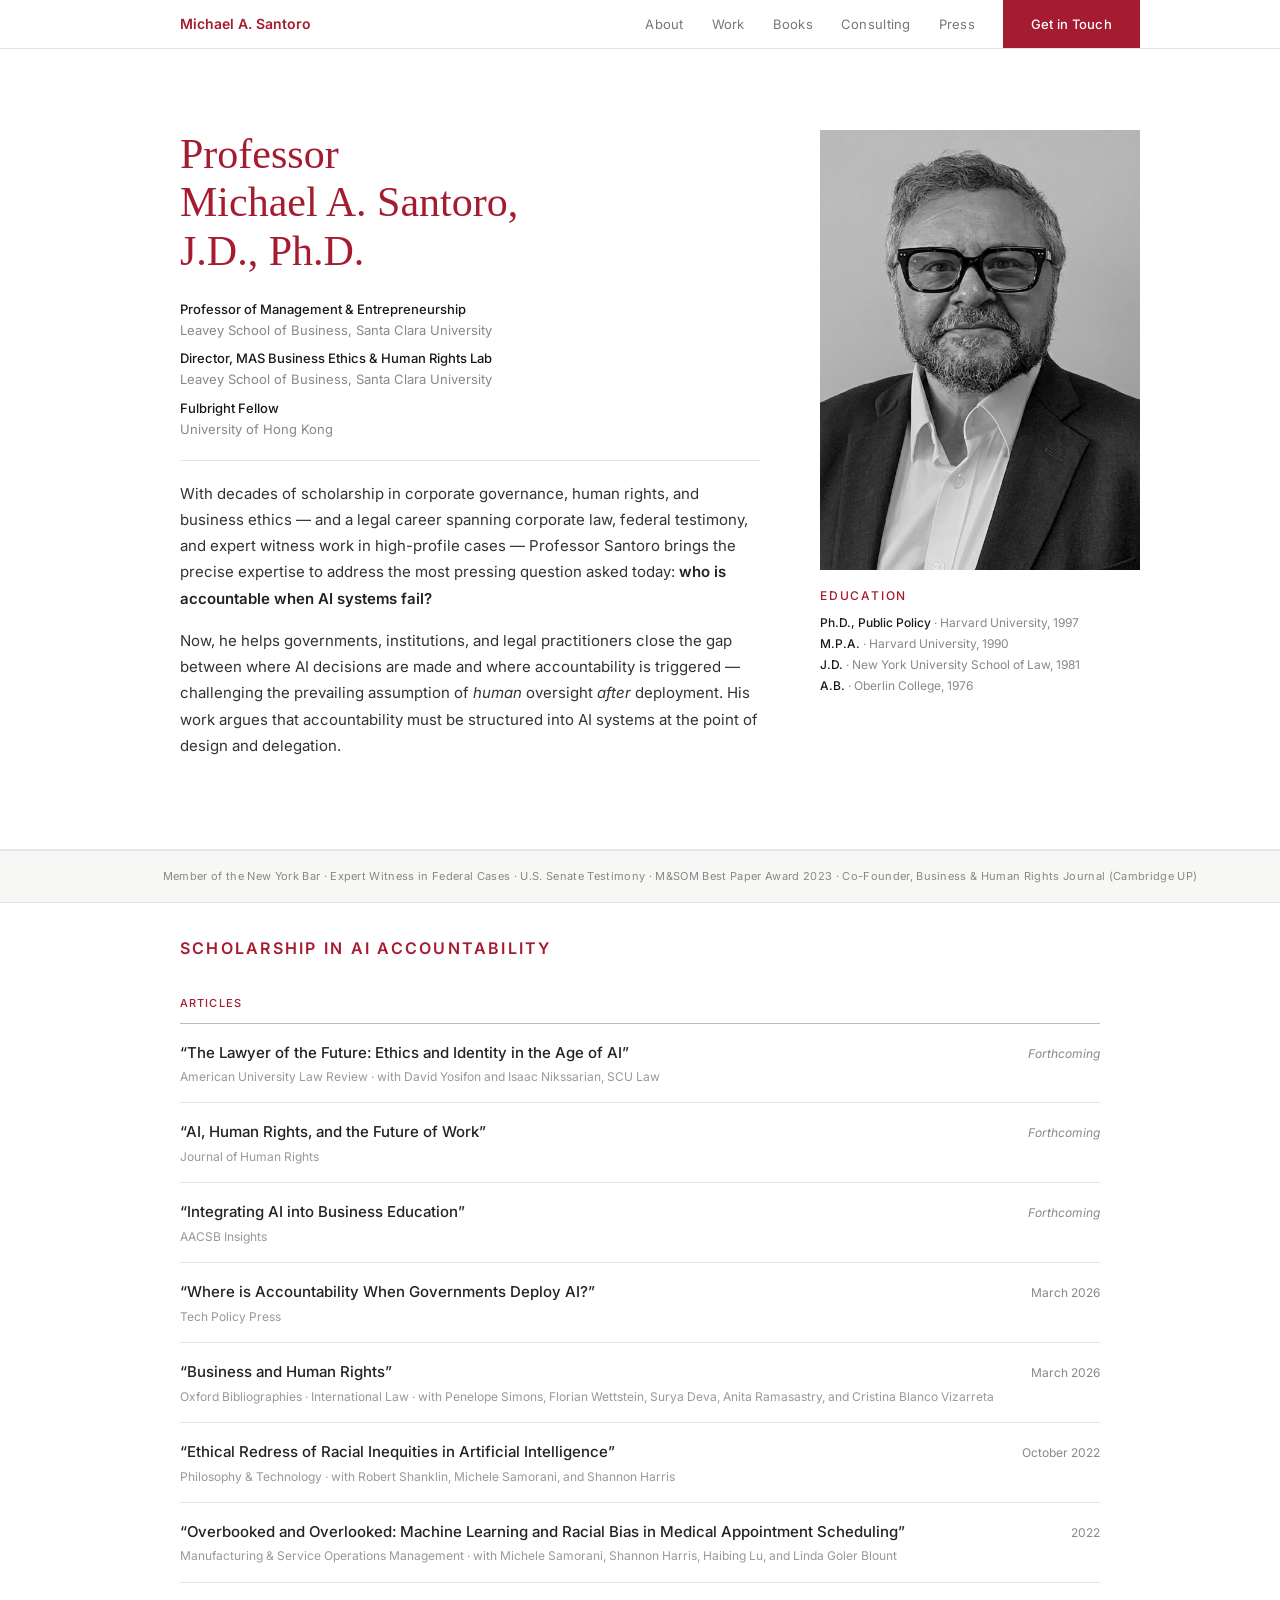
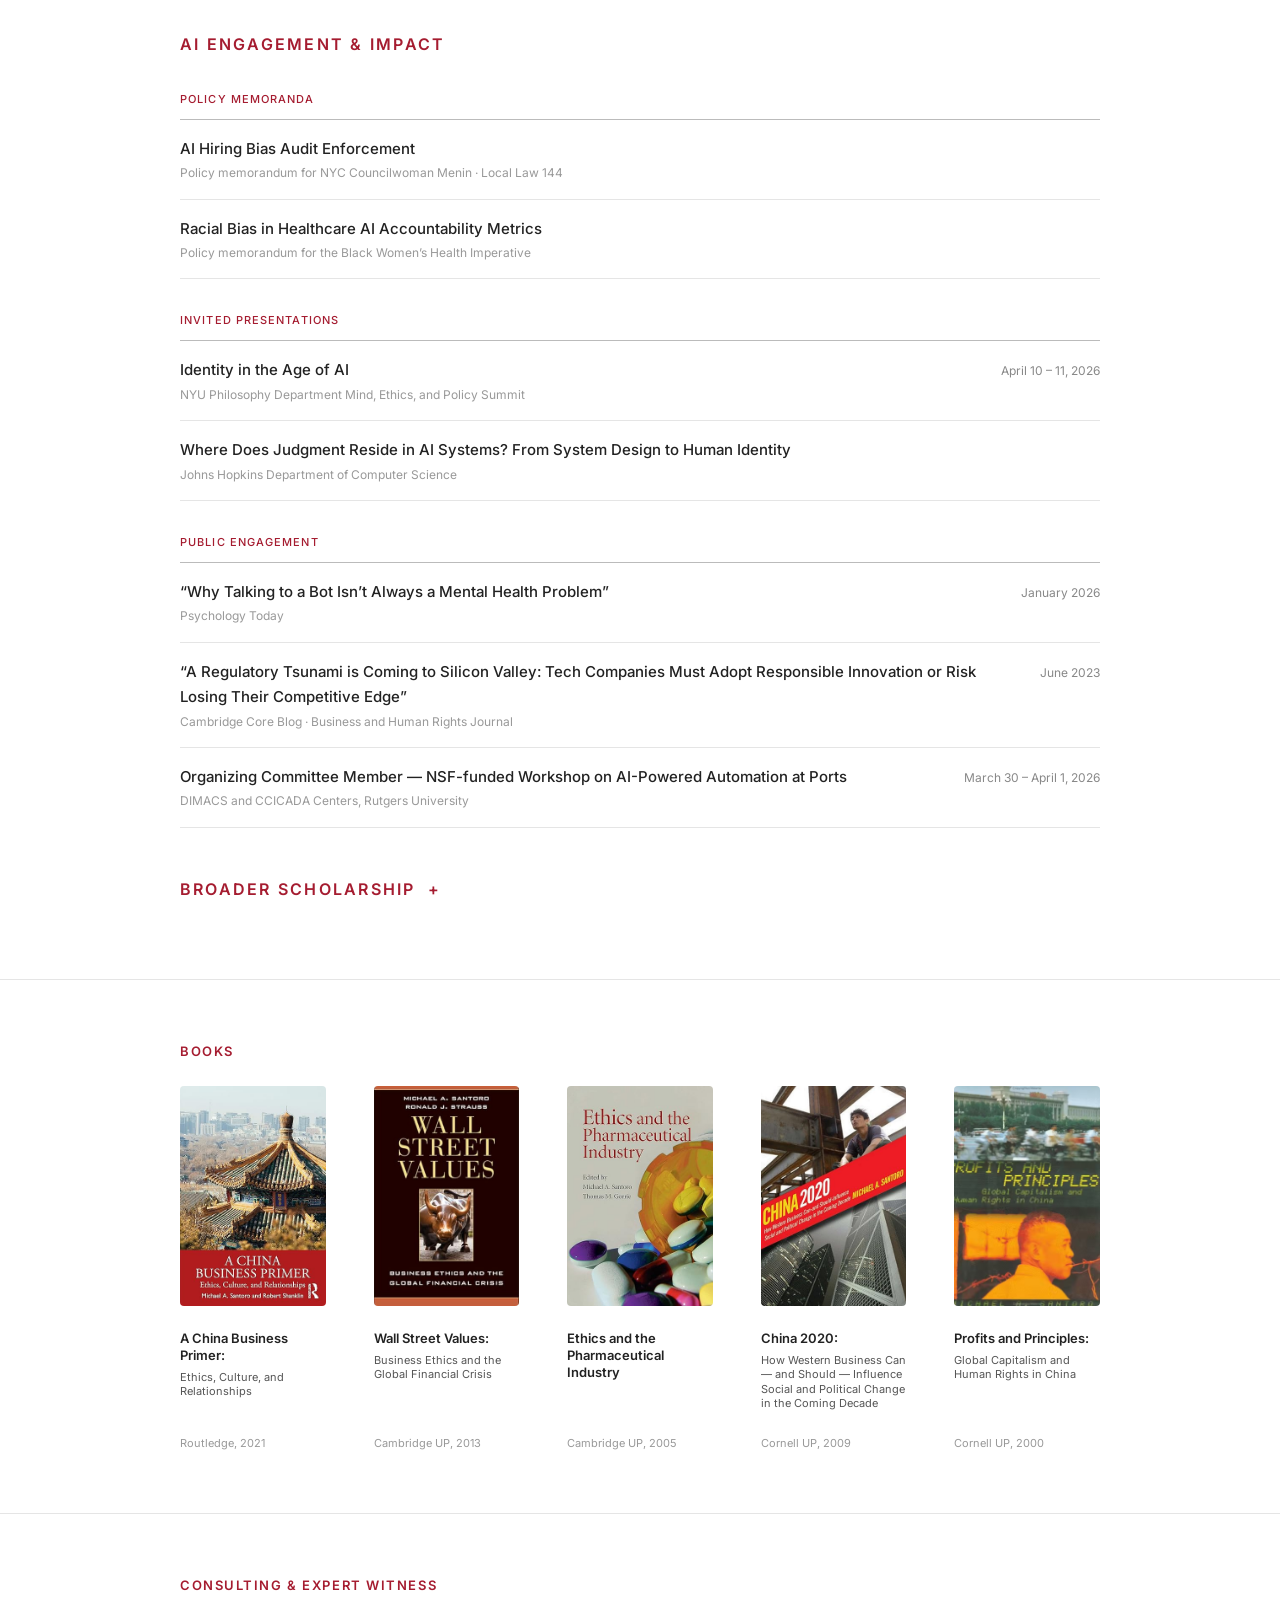
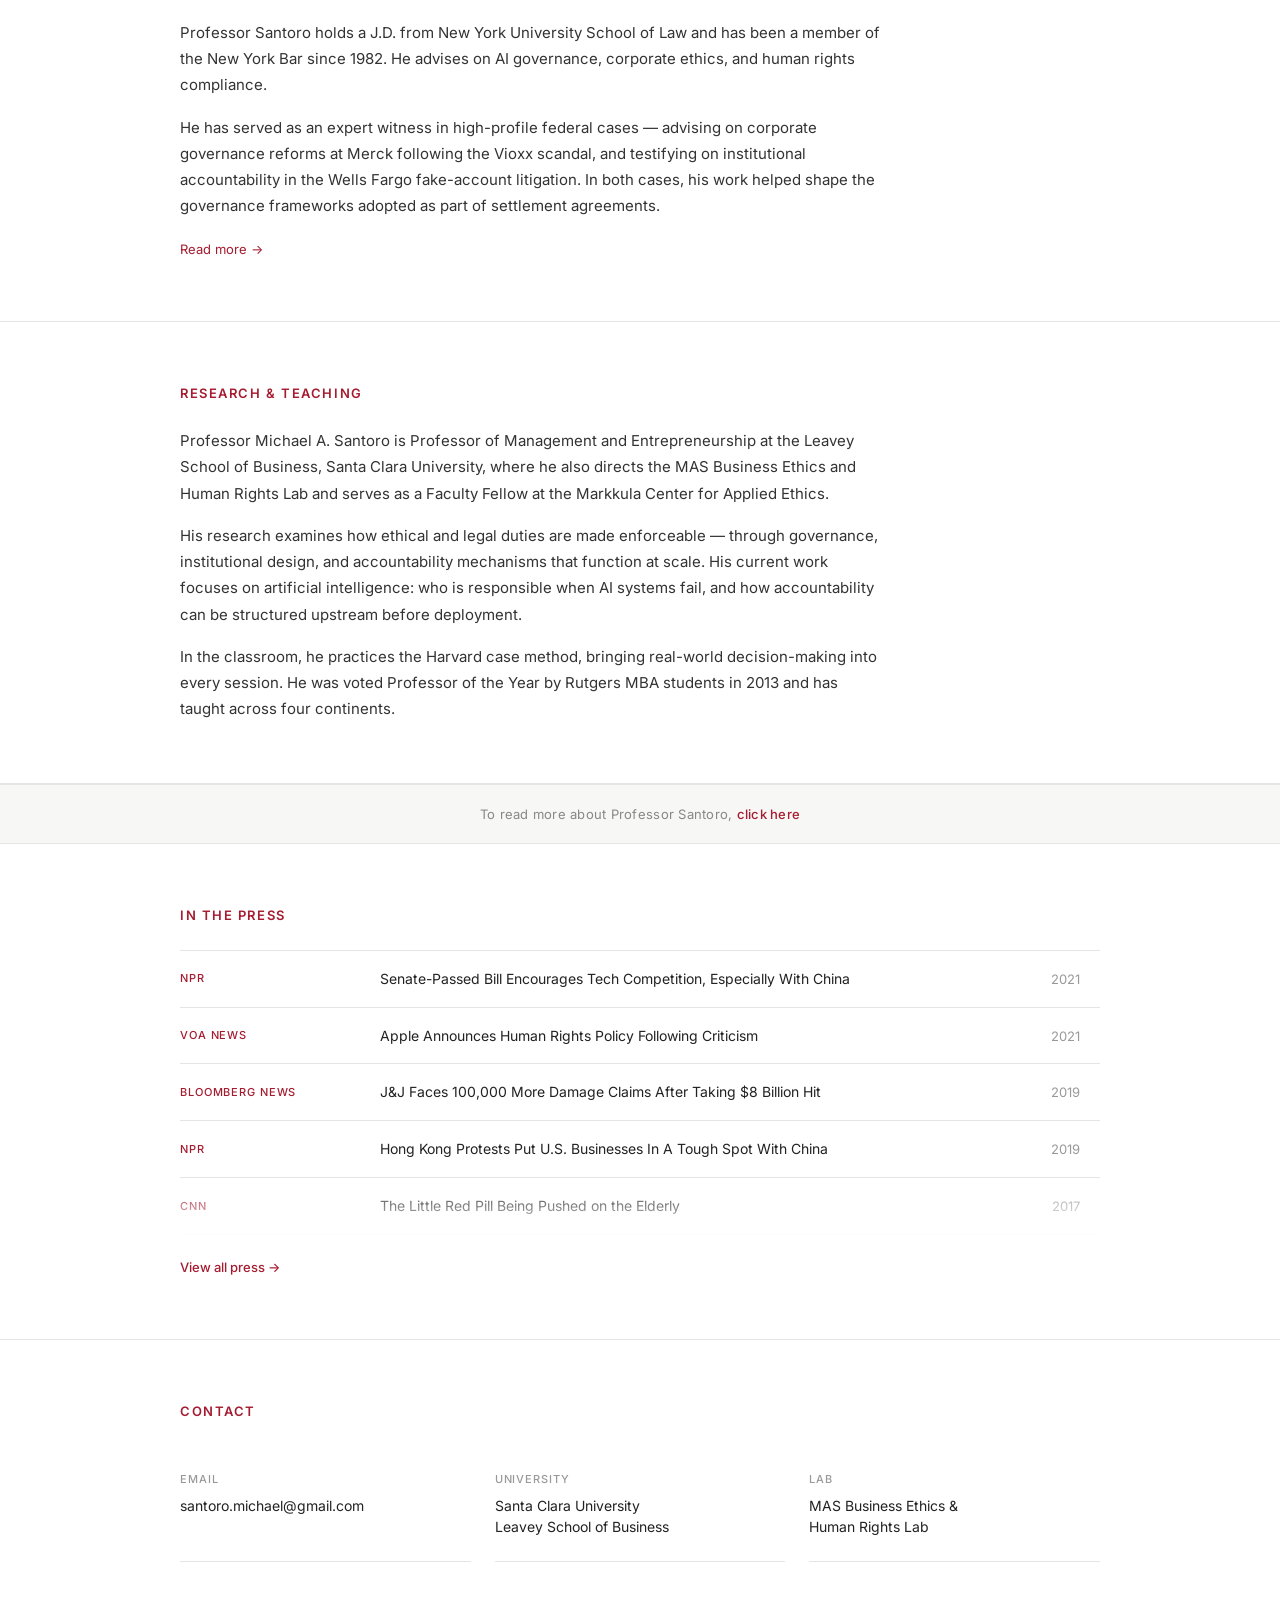
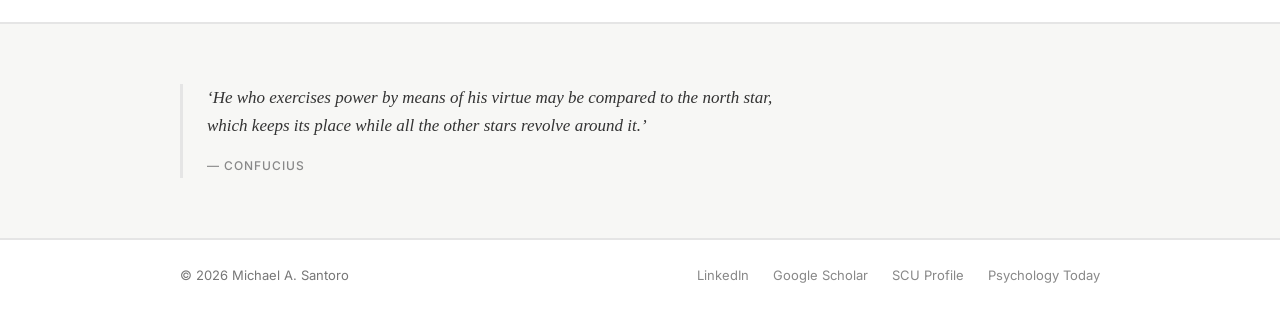
<file: index.html>
<!DOCTYPE html>
<html lang="en">
<head>
  <meta charset="UTF-8">
  <meta name="viewport" content="width=device-width, initial-scale=1.0">
  <title>Michael A. Santoro — Business Ethics & AI Ethics</title>
  <meta name="description" content="Professor Michael A. Santoro — Business ethics, AI ethics, and human rights scholar at Santa Clara University.">
  <link rel="preconnect" href="https://fonts.googleapis.com">
  <link rel="preconnect" href="https://fonts.gstatic.com" crossorigin>
  <link href="https://fonts.googleapis.com/css2?family=Inter:wght@300;400;500;600&display=swap" rel="stylesheet">
  <link rel="stylesheet" href="styles.css">
</head>
<body>

<!-- ── Navigation ────────────────────────────────────── -->
<nav class="nav">
  <div class="nav-inner">
    <a href="#" class="nav-name">Michael A. Santoro</a>
    <button class="nav-toggle" aria-label="Toggle menu" onclick="document.querySelector('.nav-links').classList.toggle('active')">
      <span></span><span></span><span></span>
    </button>
    <ul class="nav-links">
      <li><a href="about.html" class="nav-external"><span>About</span></a></li>
      <li><a href="#current-work">Work</a></li>
      <li><a href="#books">Books</a></li>
      <li><a href="#consulting">Consulting</a></li>
      <li><a href="#press">Press</a></li>
    </ul>
    <a href="#contact" class="nav-cta">Get in Touch</a>
  </div>
</nav>

<!-- ── Faculty Profile Header ───────────────────────── -->
<section class="hero">
  <div class="container">
    <div class="hero-main">
      <h1 class="hero-name">Professor<br>Michael A. Santoro,<br>J.D., Ph.D.</h1>
      <div class="hero-credentials">
        <p class="cred-dark">Professor of Management &amp; Entrepreneurship</p>
        <p class="cred-muted">Leavey School of Business, Santa Clara University</p>
        <p class="cred-dark cred-spacer">Director, MAS Business Ethics &amp; Human Rights Lab</p>
        <p class="cred-muted">Leavey School of Business, Santa Clara University</p>
        <p class="cred-dark cred-spacer">Fulbright Fellow</p>
        <p class="cred-muted">University of Hong Kong</p>
      </div>
      <div class="hero-bio">
        <p>With decades of scholarship in corporate governance, human rights, and business ethics — and a legal career spanning corporate law, federal testimony, and expert witness work in high-profile cases — Professor Santoro brings the precise expertise to address the most pressing question asked today: <strong>who is accountable when AI systems fail?</strong></p>
        <p>Now, he helps governments, institutions, and legal practitioners close the gap between where AI decisions are made and where accountability is triggered — challenging the prevailing assumption of <em>human</em> oversight <em>after</em> deployment. His work argues that accountability must be structured into AI systems at the point of design and delegation.</p>
      </div>
    </div>
    <div class="hero-photo">
      <div class="hero-image-wrapper">
        <div class="hero-image">
          <img src="Professor Santoro Profile.png" alt="Professor Michael A. Santoro">
        </div>
      </div>
      <div class="hero-education">
        <p class="hero-education-label">Education</p>
        <ul>
          <li><span class="edu-deg">Ph.D., Public Policy</span> <span class="edu-inst">&middot; Harvard University, 1997</span></li>
          <li><span class="edu-deg">M.P.A.</span> <span class="edu-inst">&middot; Harvard University, 1990</span></li>
          <li><span class="edu-deg">J.D.</span> <span class="edu-inst">&middot; New York University School of Law, 1981</span></li>
          <li><span class="edu-deg">A.B.</span> <span class="edu-inst">&middot; Oberlin College, 1976</span></li>
        </ul>
      </div>
    </div>
  </div>
</section>

<!-- ── Credentials ──────────────────────────────────── -->
<div class="credentials-strip">
  <p>Member of the New York Bar &middot; Expert Witness in Federal Cases &middot; U.S. Senate Testimony &middot; M&amp;SOM Best Paper Award 2023 &middot; Co-Founder, Business &amp; Human Rights Journal (Cambridge UP)</p>
</div>

<!-- ── Current Work ──────────────────────────────────── -->
<section class="section" id="current-work">
  <div class="container">
    <!-- Scholarship in AI Accountability -->
    <p class="cw-category">Scholarship in AI Accountability</p>

    <p class="cw-subcategory">Articles</p>
    <ul class="current-work-list">
      <li>
        <div class="cw-row">
          <span class="cw-title">&ldquo;The Lawyer of the Future: Ethics and Identity in the Age of AI&rdquo;</span>
          <span class="cw-date"><em>Forthcoming</em></span>
        </div>
        <span class="cw-venue">American University Law Review &middot; with David Yosifon and Isaac Nikssarian, SCU Law</span>
      </li>
      <li>
        <div class="cw-row">
          <span class="cw-title">&ldquo;AI, Human Rights, and the Future of Work&rdquo;</span>
          <span class="cw-date"><em>Forthcoming</em></span>
        </div>
        <span class="cw-venue">Journal of Human Rights</span>
      </li>
      <li>
        <div class="cw-row">
          <span class="cw-title">&ldquo;Integrating AI into Business Education&rdquo;</span>
          <span class="cw-date"><em>Forthcoming</em></span>
        </div>
        <span class="cw-venue">AACSB Insights</span>
      </li>
      <li>
        <div class="cw-row">
          <a href="https://techpolicy.press/where-is-accountability-when-governments-deploy-ai/" target="_blank" rel="noopener noreferrer" class="cw-title cw-link">&ldquo;Where is Accountability When Governments Deploy AI?&rdquo;</a>
          <span class="cw-date">March 2026</span>
        </div>
        <span class="cw-venue">Tech Policy Press</span>
      </li>
      <li>
        <div class="cw-row">
          <a href="https://www.oxfordbibliographies.com/view/document/obo-9780199846740/obo-9780199846740-0188.xml" target="_blank" rel="noopener noreferrer" class="cw-title cw-link">&ldquo;Business and Human Rights&rdquo;</a>
          <span class="cw-date">March 2026</span>
        </div>
        <span class="cw-venue">Oxford Bibliographies &middot; International Law &middot; with Penelope Simons, Florian Wettstein, Surya Deva, Anita Ramasastry, and Cristina Blanco Vizarreta</span>
      </li>
      <li>
        <div class="cw-row">
          <a href="https://link.springer.com/article/10.1007/s13347-022-00590-8" target="_blank" rel="noopener noreferrer" class="cw-title cw-link">&ldquo;Ethical Redress of Racial Inequities in Artificial Intelligence&rdquo;</a>
          <span class="cw-date">October 2022</span>
        </div>
        <span class="cw-venue">Philosophy &amp; Technology &middot; with Robert Shanklin, Michele Samorani, and Shannon Harris</span>
      </li>
      <li>
        <div class="cw-row">
          <a href="https://pubsonline.informs.org/doi/full/10.1287/msom.2021.0999" target="_blank" rel="noopener noreferrer" class="cw-title cw-link">&ldquo;Overbooked and Overlooked: Machine Learning and Racial Bias in Medical Appointment Scheduling&rdquo;</a>
          <span class="cw-date">2022</span>
        </div>
        <span class="cw-venue">Manufacturing &amp; Service Operations Management &middot; with Michele Samorani, Shannon Harris, Haibing Lu, and Linda Goler Blount</span>
      </li>
    </ul>

    <!-- AI Engagement & Impact -->
    <div class="cw-divider"></div>
    <p class="cw-category">AI Engagement &amp; Impact</p>

    <p class="cw-subcategory">Policy Memoranda</p>
    <ul class="current-work-list">
      <li>
        <div class="cw-row">
          <span class="cw-title">AI Hiring Bias Audit Enforcement</span>
          <span class="cw-date"></span>
        </div>
        <span class="cw-venue">Policy memorandum for NYC Councilwoman Menin &middot; Local Law 144</span>
      </li>
      <li>
        <div class="cw-row">
          <span class="cw-title">Racial Bias in Healthcare AI Accountability Metrics</span>
          <span class="cw-date"></span>
        </div>
        <span class="cw-venue">Policy memorandum for the Black Women&rsquo;s Health Imperative</span>
      </li>
    </ul>

    <p class="cw-subcategory">Invited Presentations</p>
    <ul class="current-work-list">
      <li>
        <div class="cw-row">
          <span class="cw-title">Identity in the Age of AI</span>
          <span class="cw-date">April 10 &ndash; 11, 2026</span>
        </div>
        <span class="cw-venue">NYU Philosophy Department Mind, Ethics, and Policy Summit</span>
      </li>
      <li>
        <div class="cw-row">
          <span class="cw-title">Where Does Judgment Reside in AI Systems? From System Design to Human Identity</span>
          <span class="cw-date"></span>
        </div>
        <span class="cw-venue">Johns Hopkins Department of Computer Science</span>
      </li>
    </ul>

    <p class="cw-subcategory">Public Engagement</p>
    <ul class="current-work-list">
      <li>
        <div class="cw-row">
          <a href="https://www.psychologytoday.com/us/blog/the-fair-shake/202601/why-talking-to-a-bot-isnt-always-a-mental-health-problem" target="_blank" rel="noopener noreferrer" class="cw-title cw-link">&ldquo;Why Talking to a Bot Isn&rsquo;t Always a Mental Health Problem&rdquo;</a>
          <span class="cw-date">January 2026</span>
        </div>
        <span class="cw-venue">Psychology Today</span>
      </li>
      <li>
        <div class="cw-row">
          <a href="https://www.cambridge.org/core/blog/2023/06/09/a-regulatory-tsunami-is-coming-to-silicon-valley-tech-companies-must-adopt-responsible-innovation-or-risk-losing-their-competitive-edge/" target="_blank" rel="noopener noreferrer" class="cw-title cw-link">&ldquo;A Regulatory Tsunami is Coming to Silicon Valley: Tech Companies Must Adopt Responsible Innovation or Risk Losing Their Competitive Edge&rdquo;</a>
          <span class="cw-date">June 2023</span>
        </div>
        <span class="cw-venue">Cambridge Core Blog &middot; Business and Human Rights Journal</span>
      </li>
      <li>
        <div class="cw-row">
          <span class="cw-title">Organizing Committee Member — NSF-funded Workshop on AI-Powered Automation at Ports</span>
          <span class="cw-date">March 30 &ndash; April 1, 2026</span>
        </div>
        <span class="cw-venue">DIMACS and CCICADA Centers, Rutgers University</span>
      </li>
    </ul>

    <!-- Broader Scholarship -->
    <div class="cw-divider"></div>
    <p class="cw-category cw-category-toggle" role="button" tabindex="0" aria-expanded="false" onclick="var c=this.nextElementSibling;var exp=c.classList.toggle('expanded');this.classList.toggle('expanded',exp);this.setAttribute('aria-expanded',exp);" onkeydown="if(event.key===' '||event.key==='Enter'){event.preventDefault();this.click();}">Broader Scholarship<span class="cw-chevron" aria-hidden="true"></span></p>
    <div class="cw-collapsible">

    <p class="cw-subcategory">Articles</p>
    <ul class="current-work-list">
      <li>
        <div class="cw-row">
          <a href="https://www.tandfonline.com/doi/full/10.1080/15265161.2025.2526747" target="_blank" rel="noopener noreferrer" class="cw-title cw-link">&ldquo;Physicians Have an Ethical Duty to Practice Cost-Effective Medicine&rdquo;</a>
          <span class="cw-date">August 2025</span>
        </div>
        <span class="cw-venue">American Journal of Bioethics</span>
      </li>
      <li>
        <div class="cw-row">
          <a href="https://www.researchgate.net/publication/394041052_Diversity_and_Organizational_Performance_A_Review_of_Management_Scholarship" target="_blank" rel="noopener noreferrer" class="cw-title cw-link">&ldquo;Diversity and Organizational Performance: A Review of Management Scholarship&rdquo;</a>
          <span class="cw-date">July 2025</span>
        </div>
        <span class="cw-venue">Preprint &middot; with Shiyu Yang and Karin Dun</span>
      </li>
      <li>
        <div class="cw-row">
          <a href="https://sites.duke.edu/thefinregblog/2025/09/02/the-global-impact-of-the-financial-crisis/" target="_blank" rel="noopener noreferrer" class="cw-title cw-link">&ldquo;The Global Impact of the Financial Crisis&rdquo;</a>
          <span class="cw-date">September 2025</span>
        </div>
        <span class="cw-venue">The FinReg Blog &middot; Duke Financial Economics Center &middot; with Michael Gortovnik</span>
      </li>
      <li>
        <div class="cw-row">
          <a href="https://link.springer.com/rwe/10.1007/978-3-030-22767-8_1248" target="_blank" rel="noopener noreferrer" class="cw-title cw-link">&ldquo;Traditional Chinese Culture and Its Impact on Modern Business Ethics&rdquo;</a>
          <span class="cw-date">May 2023</span>
        </div>
        <span class="cw-venue">Book chapter &middot; with Robert Shanklin</span>
      </li>
      <li>
        <div class="cw-row">
          <a href="https://www.tandfonline.com/doi/full/10.1080/14754835.2020.1820315" target="_blank" rel="noopener noreferrer" class="cw-title cw-link">&ldquo;Human Rights Obligations of Drug Companies&rdquo;</a>
          <span class="cw-date">January 2023</span>
        </div>
        <span class="cw-venue">Book chapter &middot; with Robert Shanklin</span>
      </li>
    </ul>

    <p class="cw-subcategory">Public Writing</p>
    <ul class="current-work-list">
      <li>
        <div class="cw-row">
          <a href="https://www.newyorker.com/business/currency/why-the-jpmorgan-settlement-falls-short" target="_blank" rel="noopener noreferrer" class="cw-title cw-link">&ldquo;Why the JPMorgan Settlement Falls Short&rdquo;</a>
          <span class="cw-date">September 2013</span>
        </div>
        <span class="cw-venue">The New Yorker</span>
      </li>
    </ul>

    <p class="cw-subcategory">Public Engagement</p>
    <ul class="current-work-list">
      <li>
        <div class="cw-row">
          <span class="cw-title">Diversity and Performance: The Impact of Diversity on Team and Firm Performance</span>
          <span class="cw-date">October 30, 2023</span>
        </div>
        <span class="cw-venue">SCU Leavey School of Business &middot; with Karin Dun, MBA &rsquo;24</span>
      </li>
    </ul>

    </div>
  </div>
</section>

<!-- ── Books ─────────────────────────────────────────── -->
<section class="section" id="books">
  <div class="container">
    <p class="section-label">Books</p>

    <div class="books-grid">
      <div class="book-item">
        <div class="book-cover-wrap"><img src="A China Business Primer Cover.jpg" alt="A China Business Primer book cover"></div>
        <h3 class="book-item-title">A China Business Primer:<span class="book-subtitle">Ethics, Culture, and Relationships</span></h3>
        <p class="book-item-publisher">Routledge, 2021</p>
      </div>

      <div class="book-item">
        <div class="book-cover-wrap"><img src="Wall Street Values Cover.jpg" alt="Wall Street Values book cover"></div>
        <h3 class="book-item-title">Wall Street Values:<span class="book-subtitle">Business Ethics and the Global Financial Crisis</span></h3>
        <p class="book-item-publisher">Cambridge UP, 2013</p>
      </div>

      <div class="book-item">
        <div class="book-cover-wrap"><img src="Ethics and the Pharma Industry Cover.jpg" alt="Ethics and the Pharmaceutical Industry book cover"></div>
        <h3 class="book-item-title">Ethics and the Pharmaceutical Industry</h3>
        <p class="book-item-publisher">Cambridge UP, 2005</p>
      </div>

      <div class="book-item">
        <div class="book-cover-wrap"><img src="China 2020 Cover.jpg" alt="China 2020 book cover"></div>
        <h3 class="book-item-title">China 2020:<span class="book-subtitle">How Western Business Can — and Should — Influence Social and Political Change in the Coming Decade</span></h3>
        <p class="book-item-publisher">Cornell UP, 2009</p>
      </div>

      <div class="book-item">
        <div class="book-cover-wrap"><img src="Profits and Principles Cover.avif" alt="Profits and Principles book cover"></div>
        <h3 class="book-item-title">Profits and Principles:<span class="book-subtitle">Global Capitalism and Human Rights in China</span></h3>
        <p class="book-item-publisher">Cornell UP, 2000</p>
      </div>
    </div>
  </div>
</section>

<!-- ── Consulting & Expert Witness ───────────────────── -->
<section class="section" id="consulting">
  <div class="container">
    <p class="section-label">Consulting &amp; Expert Witness</p>
    <p class="section-body">Professor Santoro holds a J.D. from New York University School of Law and has been a member of the New York Bar since 1982. He advises on AI governance, corporate ethics, and human rights compliance.</p>
    <p class="section-body">He has served as an expert witness in high-profile federal cases &mdash; advising on corporate governance reforms at Merck following the Vioxx scandal, and testifying on institutional accountability in the Wells Fargo fake-account litigation. In both cases, his work helped shape the governance frameworks adopted as part of settlement agreements.</p>
    <a href="consulting.html" class="hero-contact">Read more &rarr;</a>
  </div>
</section>

<!-- ── Research & Teaching ───────────────────────────── -->
<section class="section" id="about">
  <div class="container">
    <p class="section-label">Research &amp; Teaching</p>
    <p class="section-body">Professor Michael A. Santoro is Professor of Management and Entrepreneurship at the Leavey School of Business, Santa Clara University, where he also directs the MAS Business Ethics and Human Rights Lab and serves as a Faculty Fellow at the Markkula Center for Applied Ethics.</p>
    <p class="section-body">His research examines how ethical and legal duties are made enforceable &mdash; through governance, institutional design, and accountability mechanisms that function at scale. His current work focuses on artificial intelligence: who is responsible when AI systems fail, and how accountability can be structured upstream before deployment.</p>
    <p class="section-body">In the classroom, he practices the Harvard case method, bringing real-world decision-making into every session. He was voted Professor of the Year by Rutgers MBA students in 2013 and has taught across four continents.</p>
  </div>
</section>

<!-- ── About Bar ─────────────────────────────────────── -->
<div class="about-strip">
  <p>To read more about Professor Santoro, <a href="about.html">click here</a></p>
</div>

<!-- ── Press ─────────────────────────────────────────── -->
<section class="section" id="press">
  <div class="container">
    <p class="section-label">In the Press</p>

    <div class="expandable" data-max="5">
      <div class="expandable-content">
        <div class="press-list">
          <a href="https://www.npr.org/2021/06/09/1004649214/senate-passed-bill-encourages-tech-competition-especially-with-china" target="_blank" rel="noopener noreferrer" class="press-item">
            <span class="press-source">NPR</span>
            <span class="press-title">Senate-Passed Bill Encourages Tech Competition, Especially With China</span>
            <span class="press-year">2021</span>
          </a>

          <a href="https://www.voanews.com/economy-business/apple-announces-human-rights-policy-following-criticism" target="_blank" rel="noopener noreferrer" class="press-item">
            <span class="press-source">VOA News</span>
            <span class="press-title">Apple Announces Human Rights Policy Following Criticism</span>
            <span class="press-year">2021</span>
          </a>

          <a href="https://www.bloomberg.com/news/articles/2019-10-14/j-j-s-legal-losses-may-get-worse-with-100-000-more-damage-claims" target="_blank" rel="noopener noreferrer" class="press-item">
            <span class="press-source">Bloomberg News</span>
            <span class="press-title">J&amp;J Faces 100,000 More Damage Claims After Taking $8 Billion Hit</span>
            <span class="press-year">2019</span>
          </a>

          <a href="https://www.npr.org/2019/10/11/769193163/hong-kong-protests-put-u-s-businesses-in-a-tough-spot-with-china" target="_blank" rel="noopener noreferrer" class="press-item">
            <span class="press-source">NPR</span>
            <span class="press-title">Hong Kong Protests Put U.S. Businesses In A Tough Spot With China</span>
            <span class="press-year">2019</span>
          </a>

          <a href="https://www.cnn.com/2017/10/12/health/nuedexta-nursing-homes-invs" target="_blank" rel="noopener noreferrer" class="press-item">
            <span class="press-source">CNN</span>
            <span class="press-title">The Little Red Pill Being Pushed on the Elderly</span>
            <span class="press-year">2017</span>
          </a>

          <a href="https://www.bloomberg.com/news/articles/2017-08-18/color-of-change-s-hashtag-activism-brings-trump-allies-to-heel" target="_blank" rel="noopener noreferrer" class="press-item">
            <span class="press-source">Bloomberg News</span>
            <span class="press-title">Hashtag Activism Brings Trump Allies to Heel</span>
            <span class="press-year">2017</span>
          </a>

          <a href="http://www.latimes.com/business/lazarus/la-fi-lazarus-fda-trump-deregulation-20170210-story.html" target="_blank" rel="noopener noreferrer" class="press-item">
            <span class="press-source">LA Times</span>
            <span class="press-title">Speedy Drug Approvals Are Risky, But Drug Companies Have Another Idea That&rsquo;s Just Terrible</span>
            <span class="press-year">2017</span>
          </a>

          <a href="https://www.nytimes.com/2010/04/04/business/04stream.html" target="_blank" rel="noopener noreferrer" class="press-item">
            <span class="press-source">New York Times</span>
            <span class="press-title">Does Merck Agreement Pave a Road Toward Change?</span>
            <span class="press-year">2010</span>
          </a>

          <a href="https://www.nytimes.com/2009/05/14/business/14vioxx.html" target="_blank" rel="noopener noreferrer" class="press-item">
            <span class="press-source">New York Times</span>
            <span class="press-title">Trial Puts Spotlight on Merck</span>
            <span class="press-year">2009</span>
          </a>

          <a href="https://www.finance.senate.gov/chairmans-news/witness-list-and-time-change-for-thursdays-hearing-on-chinas-accession-to-wto" target="_blank" rel="noopener noreferrer" class="press-item">
            <span class="press-source">U.S. Senate</span>
            <span class="press-title">Testified Before Finance Committee on China&rsquo;s WTO Accession</span>
            <span class="press-year">2000</span>
          </a>
        </div>
      </div>
      <a href="javascript:void(0)" class="expand-toggle" onclick="this.parentElement.classList.add('expanded'); this.style.display='none';">View all press &rarr;</a>
    </div>
  </div>
</section>

<!-- ── Contact ───────────────────────────────────────── -->
<section class="section" id="contact">
  <div class="container">
    <p class="section-label">Contact</p>

    <div class="contact-grid">
      <a href="mailto:santoro.michael@gmail.com" class="contact-card">
        <p class="contact-card-label">Email</p>
        <p class="contact-card-value">santoro.michael@gmail.com</p>
      </a>
      <a href="https://www.scu.edu/business/management/faculty/santoro/" target="_blank" rel="noopener" class="contact-card">
        <p class="contact-card-label">University</p>
        <p class="contact-card-value">Santa Clara University<br>Leavey School of Business</p>
      </a>
      <a href="#" class="contact-card">
        <p class="contact-card-label">Lab</p>
        <p class="contact-card-value">MAS Business Ethics &amp;<br>Human Rights Lab</p>
      </a>
    </div>
  </div>
</section>

<!-- ── Quote ────────────────────────────────────────── -->
<section class="section pull-quote">
  <div class="container">
    <blockquote>
      <p>&lsquo;He who exercises power by means of his virtue may be compared to the north star, which keeps its place while all the other stars revolve around it.&rsquo;</p>
      <cite>&mdash; Confucius</cite>
    </blockquote>
  </div>
</section>

<!-- ── Footer ────────────────────────────────────────── -->
<footer class="footer">
  <div class="container">
    <div class="footer-inner">
      <span class="footer-name">&copy; 2026 Michael A. Santoro</span>
      <div class="footer-links">
        <a href="https://www.linkedin.com/in/michael-santoro-43972324/" target="_blank" rel="noopener">LinkedIn</a>
        <a href="https://scholar.google.com/citations?user=RKDsiboAAAAJ&hl=en" target="_blank" rel="noopener">Google Scholar</a>
        <a href="https://www.scu.edu/business/management/faculty/santoro/" target="_blank" rel="noopener">SCU Profile</a>
        <a href="https://www.psychologytoday.com/us/contributors/michael-a-santoro-jd-phd" target="_blank" rel="noopener">Psychology Today</a>
      </div>
    </div>
  </div>
</footer>

</body>
</html>
</file>
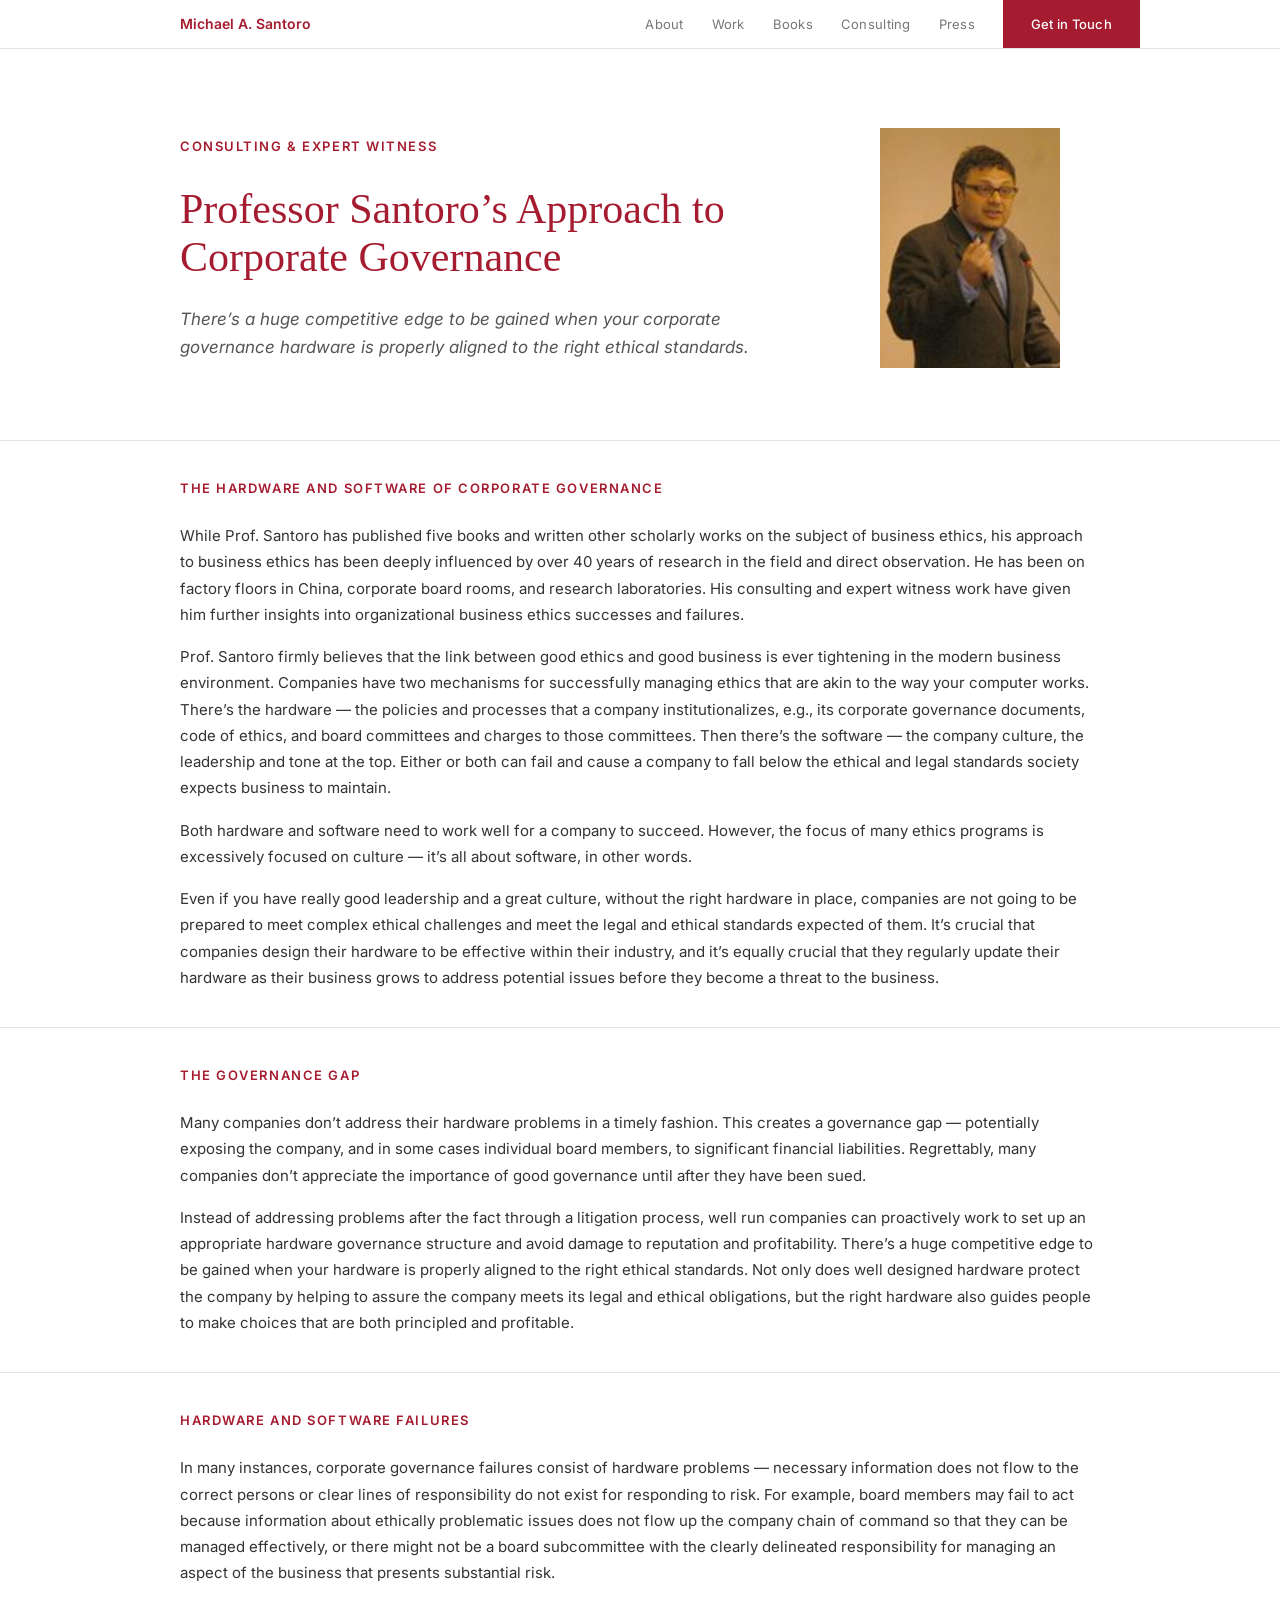
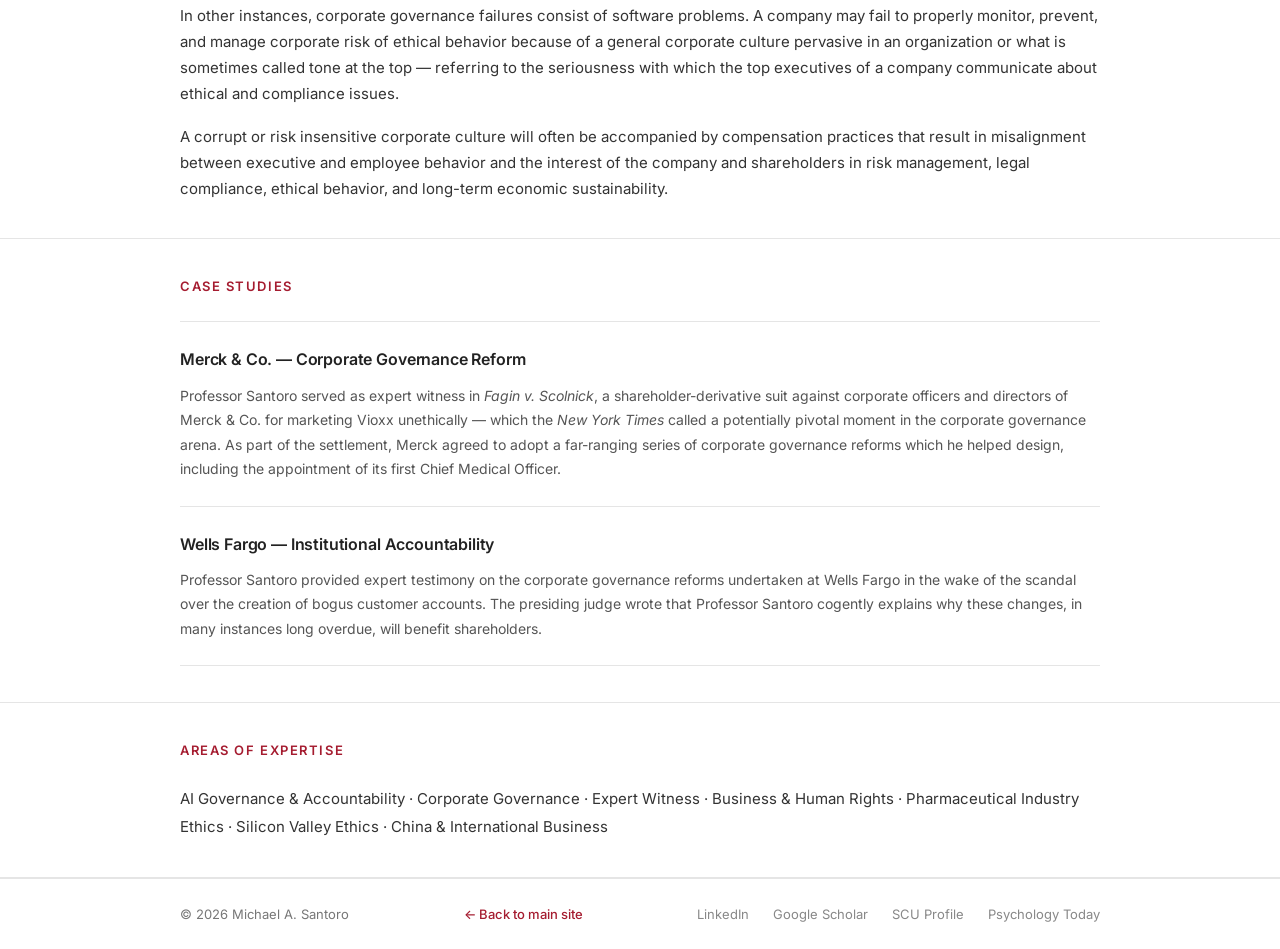
<file: consulting.html>
<!DOCTYPE html>
<html lang="en">
<head>
  <meta charset="UTF-8">
  <meta name="viewport" content="width=device-width, initial-scale=1.0">
  <title>Consulting &amp; Expert Witness — Michael A. Santoro</title>
  <meta name="description" content="Professor Michael A. Santoro's approach to corporate governance — consulting and expert witness practice.">
  <link rel="preconnect" href="https://fonts.googleapis.com">
  <link rel="preconnect" href="https://fonts.gstatic.com" crossorigin>
  <link href="https://fonts.googleapis.com/css2?family=Inter:wght@300;400;500;600&display=swap" rel="stylesheet">
  <link rel="stylesheet" href="styles.css">
  <style>
    /* ── Consulting Page ─────────────────────────────── */
    .consulting-hero {
      padding-top: 128px;
      padding-bottom: 72px;
      border-bottom: 1px solid #E5E5E5;
    }

    .consulting-hero .container {
      display: flex;
      align-items: center;
      gap: 60px;
      padding-left: 40px;
    }

    .consulting-hero-text {
      flex: 1;
      min-width: 0;
    }

    .consulting-hero-photo {
      flex-shrink: 0;
      width: 180px;
      margin-right: 40px;
    }

    .consulting-hero-photo .hero-image-wrapper {
      width: 180px;
    }

    .consulting-hero-photo .hero-image {
      width: 180px;
      height: 240px;
      overflow: hidden;
      background: var(--gray-100);
    }

    .consulting-hero-photo .hero-image img {
      width: 100%;
      height: 100%;
      object-fit: cover;
      object-position: left center;
      transform: scale(2) translate(-10%, -15%);
      transform-origin: left top;
      filter: none;
    }

    .consulting-hero .section-label {
      margin-bottom: 28px;
    }

    .consulting-hero-heading {
      font-family: Georgia, 'Times New Roman', serif;
      font-size: 42px;
      font-weight: 400;
      line-height: 1.15;
      color: var(--crimson);
      margin-bottom: 24px;
      max-width: 780px;
    }

    .consulting-hero-sub {
      font-size: 17px;
      line-height: 1.65;
      color: var(--gray-600);
      max-width: 680px;
      font-style: italic;
    }

    .consulting-section {
      padding: 36px 0;
    }

    .consulting-section .section-body {
      max-width: none;
    }

    .consulting-section .section-body + .section-body {
      margin-top: 16px;
    }

    .case-study {
      padding: 24px 0;
      border-bottom: 1px solid var(--gray-200);
    }

    .case-study:first-of-type {
      border-top: 1px solid var(--gray-200);
    }

    .case-study-title {
      font-size: 16px;
      font-weight: 600;
      letter-spacing: -0.01em;
      color: var(--black);
      margin-bottom: 10px;
    }

    .case-study-body {
      font-size: 14px;
      color: var(--gray-600);
      line-height: 1.75;
      max-width: none;
    }

    .expertise-list {
      font-size: 15px;
      color: var(--gray-700);
      line-height: 1.85;
      max-width: none;
    }

    .footer-back {
      font-size: 13px;
      color: var(--crimson);
      font-weight: 500;
    }

    .footer-back:hover {
      color: var(--crimson);
      text-decoration: underline;
      text-decoration-color: var(--crimson);
    }

    .footer-inner-consulting {
      display: flex;
      justify-content: space-between;
      align-items: center;
      flex-wrap: wrap;
      gap: 16px;
    }

    @media (max-width: 768px) {
      .consulting-hero {
        padding-top: 96px;
        padding-bottom: 48px;
      }
      .consulting-hero .container {
        flex-direction: column;
        gap: 32px;
        padding-left: 24px;
      }
      .consulting-hero-photo {
        width: 100%;
        margin-right: 0;
      }
      .consulting-hero-photo .hero-image-wrapper,
      .consulting-hero-photo .hero-image {
        width: 100%;
        max-width: 180px;
      }
      .consulting-hero-heading {
        font-size: 28px;
      }
      .consulting-hero-sub {
        font-size: 15px;
      }
    }
  </style>
</head>
<body>

<!-- ── Navigation ────────────────────────────────────── -->
<nav class="nav">
  <div class="nav-inner">
    <a href="index.html" class="nav-name">Michael A. Santoro</a>
    <button class="nav-toggle" aria-label="Toggle menu" onclick="document.querySelector('.nav-links').classList.toggle('active')">
      <span></span><span></span><span></span>
    </button>
    <ul class="nav-links">
      <li><a href="about.html" class="nav-external"><span>About</span></a></li>
      <li><a href="index.html#current-work">Work</a></li>
      <li><a href="index.html#books">Books</a></li>
      <li><a href="consulting.html">Consulting</a></li>
      <li><a href="index.html#press">Press</a></li>
    </ul>
    <a href="index.html#contact" class="nav-cta">Get in Touch</a>
  </div>
</nav>

<!-- ── Hero ──────────────────────────────────────────── -->
<section class="consulting-hero">
  <div class="container">
    <div class="consulting-hero-text">
      <p class="section-label">Consulting &amp; Expert Witness</p>
      <h1 class="consulting-hero-heading">Professor Santoro&rsquo;s Approach to Corporate Governance</h1>
      <p class="consulting-hero-sub">There&rsquo;s a huge competitive edge to be gained when your corporate governance hardware is properly aligned to the right ethical standards.</p>
    </div>
    <div class="consulting-hero-photo">
      <div class="hero-image-wrapper">
        <div class="hero-image">
          <img src="MAS Lectures.jpeg" alt="Professor Michael A. Santoro">
        </div>
      </div>
    </div>
  </div>
</section>

<!-- ── The Hardware and Software of Corporate Governance ─ -->
<section class="section consulting-section">
  <div class="container">
    <p class="section-label">The Hardware and Software of Corporate Governance</p>
    <p class="section-body">While Prof. Santoro has published five books and written other scholarly works on the subject of business ethics, his approach to business ethics has been deeply influenced by over 40 years of research in the field and direct observation. He has been on factory floors in China, corporate board rooms, and research laboratories. His consulting and expert witness work have given him further insights into organizational business ethics successes and failures.</p>
    <p class="section-body">Prof. Santoro firmly believes that the link between good ethics and good business is ever tightening in the modern business environment. Companies have two mechanisms for successfully managing ethics that are akin to the way your computer works. There&rsquo;s the hardware &mdash; the policies and processes that a company institutionalizes, e.g., its corporate governance documents, code of ethics, and board committees and charges to those committees. Then there&rsquo;s the software &mdash; the company culture, the leadership and tone at the top. Either or both can fail and cause a company to fall below the ethical and legal standards society expects business to maintain.</p>
    <p class="section-body">Both hardware and software need to work well for a company to succeed. However, the focus of many ethics programs is excessively focused on culture &mdash; it&rsquo;s all about software, in other words.</p>
    <p class="section-body">Even if you have really good leadership and a great culture, without the right hardware in place, companies are not going to be prepared to meet complex ethical challenges and meet the legal and ethical standards expected of them. It&rsquo;s crucial that companies design their hardware to be effective within their industry, and it&rsquo;s equally crucial that they regularly update their hardware as their business grows to address potential issues before they become a threat to the business.</p>
  </div>
</section>

<!-- ── The Governance Gap ────────────────────────────── -->
<section class="section consulting-section">
  <div class="container">
    <p class="section-label">The Governance Gap</p>
    <p class="section-body">Many companies don&rsquo;t address their hardware problems in a timely fashion. This creates a governance gap &mdash; potentially exposing the company, and in some cases individual board members, to significant financial liabilities. Regrettably, many companies don&rsquo;t appreciate the importance of good governance until after they have been sued.</p>
    <p class="section-body">Instead of addressing problems after the fact through a litigation process, well run companies can proactively work to set up an appropriate hardware governance structure and avoid damage to reputation and profitability. There&rsquo;s a huge competitive edge to be gained when your hardware is properly aligned to the right ethical standards. Not only does well designed hardware protect the company by helping to assure the company meets its legal and ethical obligations, but the right hardware also guides people to make choices that are both principled and profitable.</p>
  </div>
</section>

<!-- ── Hardware and Software Failures ────────────────── -->
<section class="section consulting-section">
  <div class="container">
    <p class="section-label">Hardware and Software Failures</p>
    <p class="section-body">In many instances, corporate governance failures consist of hardware problems &mdash; necessary information does not flow to the correct persons or clear lines of responsibility do not exist for responding to risk. For example, board members may fail to act because information about ethically problematic issues does not flow up the company chain of command so that they can be managed effectively, or there might not be a board subcommittee with the clearly delineated responsibility for managing an aspect of the business that presents substantial risk.</p>
    <p class="section-body">In other instances, corporate governance failures consist of software problems. A company may fail to properly monitor, prevent, and manage corporate risk of ethical behavior because of a general corporate culture pervasive in an organization or what is sometimes called tone at the top &mdash; referring to the seriousness with which the top executives of a company communicate about ethical and compliance issues.</p>
    <p class="section-body">A corrupt or risk insensitive corporate culture will often be accompanied by compensation practices that result in misalignment between executive and employee behavior and the interest of the company and shareholders in risk management, legal compliance, ethical behavior, and long-term economic sustainability.</p>
  </div>
</section>

<!-- ── Case Studies ──────────────────────────────────── -->
<section class="section consulting-section">
  <div class="container">
    <p class="section-label">Case Studies</p>

    <div class="case-study">
      <h3 class="case-study-title">Merck &amp; Co. &mdash; Corporate Governance Reform</h3>
      <p class="case-study-body">Professor Santoro served as expert witness in <em>Fagin v. Scolnick</em>, a shareholder-derivative suit against corporate officers and directors of Merck &amp; Co. for marketing Vioxx unethically &mdash; which the <em>New York Times</em> called a potentially pivotal moment in the corporate governance arena. As part of the settlement, Merck agreed to adopt a far-ranging series of corporate governance reforms which he helped design, including the appointment of its first Chief Medical Officer.</p>
    </div>

    <div class="case-study">
      <h3 class="case-study-title">Wells Fargo &mdash; Institutional Accountability</h3>
      <p class="case-study-body">Professor Santoro provided expert testimony on the corporate governance reforms undertaken at Wells Fargo in the wake of the scandal over the creation of bogus customer accounts. The presiding judge wrote that Professor Santoro cogently explains why these changes, in many instances long overdue, will benefit shareholders.</p>
    </div>
  </div>
</section>

<!-- ── Areas of Expertise ────────────────────────────── -->
<section class="section consulting-section">
  <div class="container">
    <p class="section-label">Areas of Expertise</p>
    <p class="expertise-list">AI Governance &amp; Accountability &middot; Corporate Governance &middot; Expert Witness &middot; Business &amp; Human Rights &middot; Pharmaceutical Industry Ethics &middot; Silicon Valley Ethics &middot; China &amp; International Business</p>
  </div>
</section>

<!-- ── Footer ────────────────────────────────────────── -->
<footer class="footer">
  <div class="container">
    <div class="footer-inner footer-inner-consulting">
      <span class="footer-name">&copy; 2026 Michael A. Santoro</span>
      <a href="index.html" class="footer-back">&larr; Back to main site</a>
      <div class="footer-links">
        <a href="https://www.linkedin.com/in/michael-santoro-43972324/" target="_blank" rel="noopener">LinkedIn</a>
        <a href="https://scholar.google.com/citations?user=RKDsiboAAAAJ&hl=en" target="_blank" rel="noopener">Google Scholar</a>
        <a href="https://www.scu.edu/business/management/faculty/santoro/" target="_blank" rel="noopener">SCU Profile</a>
        <a href="https://www.psychologytoday.com/us/contributors/michael-a-santoro-jd-phd" target="_blank" rel="noopener">Psychology Today</a>
      </div>
    </div>
  </div>
</footer>

</body>
</html>
</file>
<file: styles.css>
/* ── Reset & Base ─────────────────────────────────────── */
*,
*::before,
*::after {
  margin: 0;
  padding: 0;
  box-sizing: border-box;
}

:root {
  --black: #222222;
  --white: #FFFFFF;
  --gray-100: #F5F5F5;
  --gray-200: #E5E5E5;
  --gray-400: #999999;
  --gray-500: #777777;
  --gray-600: #555555;
  --gray-700: #333333;
  --border: #E5E5E5;
  --crimson: #A51C30;
  --max-width: 1000px;
  --section-padding: 60px 0;
  --font-sans: 'Inter', -apple-system, BlinkMacSystemFont, 'Helvetica Neue', sans-serif;
}

html {
  scroll-behavior: smooth;
  -webkit-font-smoothing: antialiased;
  -moz-osx-font-smoothing: grayscale;
}

body {
  font-family: var(--font-sans);
  color: var(--black);
  background: var(--white);
  line-height: 1.7;
  font-size: 15px;
}

a {
  color: var(--black);
  text-decoration: none;
  transition: color 0.2s;
}

a:hover {
  color: var(--gray-600);
}

img {
  display: block;
  max-width: 100%;
}

/* ── Navigation ──────────────────────────────────────── */
.nav {
  position: fixed;
  top: 0;
  left: 0;
  right: 0;
  z-index: 1000;
  background: var(--white);
  border-bottom: 1px solid var(--border);
}

.nav-inner {
  max-width: var(--max-width);
  margin: 0 auto;
  padding: 0 0 0 40px;
  height: 48px;
  display: flex;
  align-items: center;
}

.nav-name {
  font-size: 14px;
  font-weight: 600;
  letter-spacing: 0;
  color: var(--crimson);
}

.nav-links {
  display: flex;
  gap: 28px;
  list-style: none;
  margin-left: auto;
  margin-right: 28px;
}

.nav-links a {
  font-size: 13px;
  font-weight: 400;
  color: var(--gray-500);
  letter-spacing: 0.02em;
  transition: color 0.2s;
}

.nav-links a:hover {
  color: var(--crimson);
}

.nav-links a.nav-external {
  position: relative;
  display: inline-block;
}

.nav-links a.nav-external span {
  display: inline-block;
  transition: transform 0.2s;
}

.nav-links a.nav-external:hover span {
  transform: translateX(-8px);
}

.nav-links a.nav-external::after {
  content: "\2192";
  position: absolute;
  right: 0;
  top: 0;
  opacity: 0;
  transition: opacity 0.2s, transform 0.2s;
}

.nav-links a.nav-external:hover::after {
  opacity: 1;
  transform: translateX(8px);
}

.nav-toggle {
  display: none;
  background: none;
  border: none;
  cursor: pointer;
  padding: 4px;
}

.nav-toggle span {
  display: block;
  width: 18px;
  height: 1.5px;
  background: var(--black);
  margin: 4px 0;
  transition: 0.3s;
}

.nav-cta {
  display: flex;
  align-items: center;
  justify-content: center;
  height: 48px;
  padding: 0 28px;
  background: var(--crimson);
  color: var(--white);
  font-size: 13px;
  font-weight: 500;
  letter-spacing: 0.02em;
  transition: background 0.2s;
  flex-shrink: 0;
}

.nav-cta:hover {
  background: #8A1526;
  color: var(--white);
}

/* ── Container ───────────────────────────────────────── */
.container {
  max-width: var(--max-width);
  margin: 0 auto;
  padding: 0 40px;
}

/* ── Hero / Faculty Profile Header ───────────────────── */
.hero {
  min-height: calc(100vh - 50px);
  padding-top: 48px;
  display: flex;
  flex-direction: column;
  justify-content: center;
  border-bottom: 1px solid #E5E5E5;
}

.hero .container {
  display: flex;
  align-items: stretch;
  gap: 60px;
  padding-left: 40px;
}

.hero-main {
  flex: 1;
  display: flex;
  flex-direction: column;
}

.hero-photo {
  flex-shrink: 0;
  width: 320px;
  margin-left: auto;
  margin-right: -40px;
  display: flex;
  flex-direction: column;
}

.hero-education {
  padding-top: 16px;
}

.hero-main .hero-contact {
  margin-top: auto;
  align-self: flex-start;
}

.hero-image-wrapper {
  position: relative;
  width: 320px;
  margin-bottom: 0;
}

.hero-image {
  width: 320px;
  height: 440px;
  overflow: hidden;
  background: var(--gray-100);
  position: relative;
  z-index: 1;
}

.hero-image img {
  width: 100%;
  height: 100%;
  object-fit: cover;
  transform: scale(1.4) translateY(12%);
  filter: grayscale(100%);
}

.hero-name {
  font-family: Georgia, 'Times New Roman', serif;
  font-size: 42px;
  font-weight: 400;
  line-height: 1.15;
  color: var(--crimson);
  margin-bottom: 24px;
}


.hero-credentials {
  padding-bottom: 20px;
  margin-bottom: 20px;
  border-bottom: 1px solid var(--gray-200);
}

.hero-credentials p {
  font-size: 13px;
  line-height: 1.6;
  margin: 0;
}

.cred-dark {
  color: #1A1814;
  font-weight: 500;
}

.cred-muted {
  color: #888888;
  font-weight: 400;
}

.cred-spacer {
  margin-top: 8px !important;
}


.hero-education-label {
  font-size: 12px;
  font-weight: 500;
  letter-spacing: 0.15em;
  text-transform: uppercase;
  color: var(--crimson);
  margin-bottom: 8px;
}

.hero-education ul {
  list-style: none;
  display: flex;
  flex-direction: column;
  gap: 3px;
}

.hero-education li {
  font-size: 12px;
  line-height: 1.5;
}

.edu-deg {
  color: #1A1814;
  font-weight: 500;
}

.edu-inst {
  color: #888888;
  font-weight: 400;
}

.hero-email {
  font-size: 13px;
  color: var(--gray-600);
  margin-bottom: 6px;
}

.hero-email:hover {
  color: var(--black);
}

.hero-contact {
  font-size: 13px;
  color: var(--crimson);
}

.hero-contact:hover {
  color: var(--crimson);
  text-decoration: underline;
  text-decoration-color: var(--crimson);
}

.hero-bio {
  max-width: 600px;
  margin-bottom: 8px;
}

.hero-bio p {
  font-size: 15px;
  color: var(--gray-700);
  line-height: 1.75;
  margin-bottom: 16px;
}

.hero-bio strong {
  font-weight: 600;
  color: var(--black);
}

.hero-readmore {
  display: inline-block;
  margin-top: 8px;
  font-size: 12px;
  color: #888888;
  text-decoration: none;
}

.hero-readmore:hover {
  color: #888888;
  text-decoration: underline;
  text-decoration-color: #888888;
}

.hero-bio p:last-child {
  margin-bottom: 0;
}

/* ── Credentials Strip ──────────────────────────────── */
.credentials-strip {
  padding: 16px 20px;
  background: #F7F7F5;
  border-top: 1px solid #E5E5E5;
  border-bottom: 1px solid #E5E5E5;
  display: flex;
  justify-content: center;
  align-items: center;
}

.credentials-strip p {
  font-size: 11px;
  font-weight: 400;
  letter-spacing: 0.03em;
  color: #888888;
  text-align: center;
  white-space: nowrap;
  margin: 0;
  padding-left: 80px;
}

.credentials-strip + .section {
  padding-top: 32px;
}

.about-strip {
  padding: 18px 20px;
  background: #F7F7F5;
  border-top: 1px solid #E5E5E5;
  border-bottom: 1px solid #E5E5E5;
  display: flex;
  justify-content: center;
  align-items: center;
}

.about-strip p {
  font-size: 13px;
  font-weight: 400;
  letter-spacing: 0.02em;
  color: #888888;
  text-align: center;
  margin: 0;
}

.about-strip p a {
  color: var(--crimson);
  font-weight: 500;
  text-decoration: none;
}

.about-strip p a:hover {
  text-decoration: underline;
  text-decoration-color: var(--crimson);
}

/* ── Expandable Sections ─────────────────────────────── */
.expandable .expandable-content {
  overflow: hidden;
}

/* Current Work: show first items */
#current-work .expandable:not(.expanded) .expandable-content {
  max-height: 340px;
  position: relative;
}

#current-work .expandable:not(.expanded) .expandable-content::after {
  content: "";
  position: absolute;
  bottom: 0;
  left: 0;
  right: 0;
  height: 60px;
  background: linear-gradient(transparent, var(--white));
  pointer-events: none;
}

/* Press: show first 5 items */
#press .expandable:not(.expanded) .expandable-content {
  max-height: 290px;
  position: relative;
}

#press .expandable:not(.expanded) .expandable-content::after {
  content: "";
  position: absolute;
  bottom: 0;
  left: 0;
  right: 0;
  height: 60px;
  background: linear-gradient(transparent, var(--white));
  pointer-events: none;
}

.expandable.expanded .expandable-content {
  max-height: none;
}

.expand-toggle {
  display: inline-block;
  margin-top: 16px;
  font-size: 13px;
  font-weight: 500;
  color: var(--crimson);
  cursor: pointer;
}

.expand-toggle:hover {
  text-decoration: underline;
  text-decoration-color: var(--crimson);
  color: var(--crimson);
}

/* ── Section Styles ──────────────────────────────────── */
.section {
  padding: var(--section-padding);
  border-bottom: 1px solid #E5E5E5;
  scroll-margin-top: 48px;
}

.section-label {
  font-size: 13px;
  font-weight: 600;
  letter-spacing: 0.12em;
  text-transform: uppercase;
  color: var(--crimson);
  margin-bottom: 24px;
}

.section-title {
  font-size: 22px;
  font-weight: 600;
  letter-spacing: -0.01em;
  line-height: 1.3;
  color: var(--black);
  margin-bottom: 12px;
}

.section-subtitle {
  font-size: 14px;
  font-weight: 400;
  color: var(--gray-500);
  line-height: 1.6;
  max-width: 560px;
  margin-bottom: 40px;
}

.section-body {
  font-size: 15px;
  color: var(--gray-700);
  line-height: 1.75;
  max-width: 700px;
  margin-bottom: 16px;
}

.section-body:last-child {
  margin-bottom: 0;
}

.about-bio p {
  font-size: 15px;
  color: var(--gray-700);
  line-height: 1.75;
  max-width: 700px;
  margin-bottom: 16px;
}

.about-bio p:last-child {
  margin-bottom: 0;
}

.about-readmore {
  display: inline-block;
  margin-top: 24px;
}

/* ── Current Work ────────────────────────────────────── */
.current-work-framing {
  font-size: 16px;
  font-style: italic;
  color: var(--gray-600);
  line-height: 1.6;
  margin-bottom: 24px;
  padding-left: 20px;
  border-left: 3px solid var(--crimson);
}

.current-work-list {
  list-style: none;
  display: flex;
  flex-direction: column;
  gap: 0;
  margin: 0;
  padding: 0;
}

.current-work-list li {
  display: flex;
  flex-direction: column;
  gap: 2px;
  padding: 16px 0;
  margin: 0;
  position: relative;
}

.current-work-list li::after {
  content: "";
  position: absolute;
  bottom: 0;
  left: 0;
  width: 100%;
  height: 1px;
  background: var(--gray-200);
}


.cw-category {
  font-size: 16px;
  font-weight: 600;
  letter-spacing: 0.14em;
  text-transform: uppercase;
  color: var(--crimson);
  margin-top: 48px;
  margin-bottom: 16px;
}

.cw-category:first-child {
  margin-top: 0;
}

.cw-subcategory {
  font-size: 11px;
  font-weight: 500;
  letter-spacing: 0.1em;
  text-transform: uppercase;
  color: var(--crimson);
  margin-top: 32px;
  margin-bottom: 0;
  padding-left: 0;
  padding-bottom: 10px;
  border-bottom: 1px solid #BBBBBB;
}

.cw-divider {
  margin: 0;
  height: 0;
}

.cw-category-toggle {
  cursor: pointer;
  user-select: none;
}

.cw-category-toggle:hover {
  opacity: 0.75;
}

.cw-chevron {
  display: inline-block;
  margin-left: 12px;
  transition: opacity 0.3s ease;
}

.cw-chevron::before {
  content: "+";
}

.cw-category-toggle.expanded .cw-chevron::before {
  content: "\2212";
}

.cw-collapsible {
  max-height: 0;
  overflow: hidden;
  opacity: 0;
  transition: max-height 0.5s ease, opacity 0.4s ease;
}

.cw-collapsible.expanded {
  max-height: 5000px;
  opacity: 1;
}

.cw-row {
  display: flex;
  justify-content: space-between;
  align-items: baseline;
  gap: 16px;
}

.cw-date {
  font-size: 12px;
  color: #888888;
  font-weight: 400;
  flex-shrink: 0;
  white-space: nowrap;
}

.cw-title {
  font-size: 15px;
  font-weight: 500;
  color: var(--black);
}

.cw-link {
  color: var(--black);
  text-decoration: none;
}

.cw-link:hover {
  color: var(--crimson);
  text-decoration: underline;
  text-decoration-color: var(--crimson);
}

.cw-desc {
  font-size: 13px;
  color: var(--gray-500);
  font-weight: 400;
  line-height: 1.6;
}

.cw-venue {
  font-size: 12px;
  color: var(--gray-400);
  font-weight: 400;
}

/* ── Historical Foundation ───────────────────────────── */
.subsection-label {
  font-size: 11px;
  font-weight: 500;
  letter-spacing: 0.12em;
  text-transform: uppercase;
  color: var(--gray-400);
  margin-top: 32px;
  margin-bottom: 16px;
}

.public-service-list {
  list-style: none;
  display: flex;
  flex-direction: column;
  gap: 8px;
}

.public-service-list li {
  font-size: 13px;
  color: var(--gray-600);
  padding-left: 16px;
  position: relative;
  line-height: 1.6;
}

.public-service-list li::before {
  content: "";
  position: absolute;
  left: 0;
  top: 8px;
  width: 4px;
  height: 4px;
  border-radius: 50%;
  background: var(--gray-400);
}

.crimson-link {
  color: var(--crimson);
  font-weight: 500;
}

.crimson-link:hover {
  text-decoration: underline;
  text-decoration-color: var(--crimson);
  color: var(--crimson);
}

/* ── Education List ──────────────────────────────────── */
.education-list {
  list-style: none;
  display: flex;
  flex-direction: column;
  gap: 6px;
}

.education-list li {
  font-size: 14px;
  color: var(--gray-700);
  line-height: 1.5;
}

/* ── Research Cards ──────────────────────────────────── */
.research-featured {
  margin-bottom: 20px;
}

.research-card {
  padding: 24px 0;
  border-bottom: 1px solid var(--gray-200);
}

.research-card:last-child {
  border-bottom: none;
}

.research-card--featured {
  border-left: 3px solid var(--crimson);
  padding-left: 20px;
  border-bottom: 1px solid var(--gray-200);
  padding-bottom: 24px;
}

.research-card-subtitle {
  font-size: 13px;
  font-weight: 500;
  color: var(--gray-500);
  margin-bottom: 8px;
  font-style: italic;
}

.research-card h3 {
  font-size: 16px;
  font-weight: 600;
  letter-spacing: -0.01em;
  margin-bottom: 8px;
  color: var(--black);
}

.research-card p {
  font-size: 14px;
  color: var(--gray-600);
  line-height: 1.7;
}

.research-grid {
  display: grid;
  grid-template-columns: repeat(2, 1fr);
  gap: 0 40px;
}

.research-grid .research-card {
  border-bottom: none;
  padding: 16px 0 0;
}

/* ── Books ───────────────────────────────────────────── */
#books {
  padding-top: 60px;
  padding-bottom: 60px;
}

.books-grid {
  display: grid;
  grid-template-columns: repeat(5, minmax(0, 1fr));
  gap: 48px;
  align-items: start;
}

.book-item {
  display: flex;
  flex-direction: column;
  align-items: flex-start;
  text-align: left;
  min-width: 0;
}

.book-item .book-cover-wrap {
  width: 100%;
  height: 220px;
  overflow: hidden;
  border-radius: 4px;
  margin-bottom: 24px;
  background: var(--gray-100);
}

.book-item .book-cover-wrap img {
  width: 100%;
  height: 100%;
  object-fit: cover;
  display: block;
}

.book-item-title {
  font-size: 13px;
  font-weight: 600;
  color: var(--black);
  line-height: 1.3;
  margin-bottom: 0;
  text-align: left;
  width: 100%;
  height: 90px;
}

.book-subtitle {
  display: block;
  font-size: 11px;
  font-weight: 400;
  color: var(--gray-600);
  margin-top: 6px;
}

.book-item-publisher {
  font-size: 11px;
  color: var(--gray-400);
  font-weight: 400;
  white-space: nowrap;
  text-align: left;
  width: 100%;
  margin-top: 14px;
}

/* ── Pull Quote ─────────────────────────────────────── */
.pull-quote {
  background: #F7F7F5;
  border-top: 1px solid #E5E5E5;
  border-bottom: 1px solid #E5E5E5;
}

.pull-quote blockquote {
  padding-left: 24px;
  border-left: 3px solid #E5E5E5;
  max-width: 600px;
}

.pull-quote blockquote p {
  font-size: 17px;
  font-weight: 400;
  font-style: italic;
  line-height: 1.65;
  color: #333333;
  margin-bottom: 12px;
  font-family: Georgia, 'Times New Roman', serif;
}

.pull-quote blockquote cite {
  font-size: 12px;
  font-weight: 500;
  font-style: normal;
  color: #888888;
  letter-spacing: 0.08em;
  text-transform: uppercase;
}

/* ── Consulting ──────────────────────────────────────── */
.consulting-grid {
  display: grid;
  grid-template-columns: 1fr 1fr;
  gap: 40px;
}

.consulting-card h3 {
  font-size: 16px;
  font-weight: 600;
  letter-spacing: -0.01em;
  margin-bottom: 10px;
  color: var(--black);
}

.consulting-card p {
  font-size: 14px;
  color: var(--gray-600);
  line-height: 1.7;
  margin-bottom: 16px;
}

.consulting-list {
  list-style: none;
  display: flex;
  flex-direction: column;
  gap: 6px;
}

.consulting-list li {
  font-size: 13px;
  color: var(--gray-600);
  padding-left: 16px;
  position: relative;
}

.consulting-list li::before {
  content: "";
  position: absolute;
  left: 0;
  top: 8px;
  width: 4px;
  height: 4px;
  border-radius: 50%;
  background: var(--gray-400);
}

/* ── Press ───────────────────────────────────────────── */
.press-list {
  display: flex;
  flex-direction: column;
}

.press-item {
  display: flex;
  align-items: center;
  padding: 16px 20px 16px 0;
  border-bottom: 1px solid var(--gray-200);
  gap: 20px;
}

.press-item:first-child {
  border-top: 1px solid var(--gray-200);
}

.press-item:hover {
  background: var(--gray-100);
  margin: 0 -8px;
  padding: 16px 28px 16px 8px;
}

.press-source {
  font-size: 11px;
  font-weight: 500;
  letter-spacing: 0.08em;
  text-transform: uppercase;
  color: var(--crimson);
  min-width: 180px;
  width: 180px;
  flex-shrink: 0;
}

.press-title {
  font-size: 14px;
  font-weight: 400;
  color: var(--black);
  flex: 1;
}

.press-year {
  font-size: 13px;
  color: var(--gray-400);
  font-weight: 400;
  flex-shrink: 0;
}

/* ── Contact ─────────────────────────────────────────── */
.contact-grid {
  display: grid;
  grid-template-columns: repeat(3, 1fr);
  gap: 24px;
}

.contact-card {
  padding: 24px 0;
  border-bottom: 1px solid var(--gray-200);
}

.contact-card:hover {
  color: var(--black);
}

.contact-card-label {
  font-size: 11px;
  font-weight: 500;
  letter-spacing: 0.08em;
  text-transform: uppercase;
  color: var(--gray-400);
  margin-bottom: 6px;
}

.contact-card-value {
  font-size: 14px;
  font-weight: 400;
  color: var(--black);
  line-height: 1.5;
}

/* ── Footer ──────────────────────────────────────────── */
.footer {
  border-top: 1px solid #E5E5E5;
  padding: 24px 0;
}

.footer-inner {
  display: flex;
  justify-content: space-between;
  align-items: center;
}

.footer-name {
  font-size: 13px;
  font-weight: 400;
  color: var(--gray-500);
}

.footer-links {
  display: flex;
  gap: 24px;
}

.footer-links a {
  font-size: 13px;
  color: #888888;
  transition: color 0.2s;
}

.footer-links a:hover {
  color: var(--black);
}

/* ── Responsive ──────────────────────────────────────── */
@media (max-width: 768px) {
  :root {
    --section-padding: 40px 0;
  }

  .container {
    padding: 0 24px;
  }

  .nav-inner {
    padding: 0 0 0 24px;
  }

  .nav-cta {
    height: 48px;
    padding: 0 20px;
    font-size: 12px;
  }

  .nav-links {
    display: none;
    position: absolute;
    top: 48px;
    left: 0;
    right: 0;
    background: var(--white);
    flex-direction: column;
    padding: 16px 24px;
    gap: 12px;
    border-bottom: 1px solid var(--border);
  }

  .nav-links.active {
    display: flex;
  }

  .nav-toggle {
    display: block;
  }

  .hero {
    padding-top: 72px;
    padding-bottom: 32px;
  }

  .hero .container {
    flex-direction: column;
    gap: 24px;
  }

  .hero-sidebar {
    width: 100%;
    align-items: center;
    text-align: center;
  }

  .hero-image-wrapper {
    width: 200px;
  }

  .hero-image {
    width: 200px;
    height: 200px;
  }

  .hero-name {
    font-size: 22px;
  }

  .hero-titles {
    align-items: center;
  }

  .credentials-strip p {
    font-size: 11px;
    line-height: 1.6;
    white-space: normal;
  }

  .research-grid {
    grid-template-columns: 1fr;
  }

  .contact-grid {
    grid-template-columns: repeat(2, 1fr);
  }

  .consulting-grid {
    grid-template-columns: 1fr;
  }

  .books-grid {
    grid-template-columns: repeat(3, minmax(0, 1fr));
    gap: 12px;
  }


  .press-item {
    flex-wrap: wrap;
    gap: 4px 16px;
  }

  .press-source {
    min-width: auto;
    width: 100%;
  }

  .press-year {
    order: 3;
  }

  .footer-inner {
    flex-direction: column;
    gap: 12px;
    text-align: center;
  }
}
</file>
